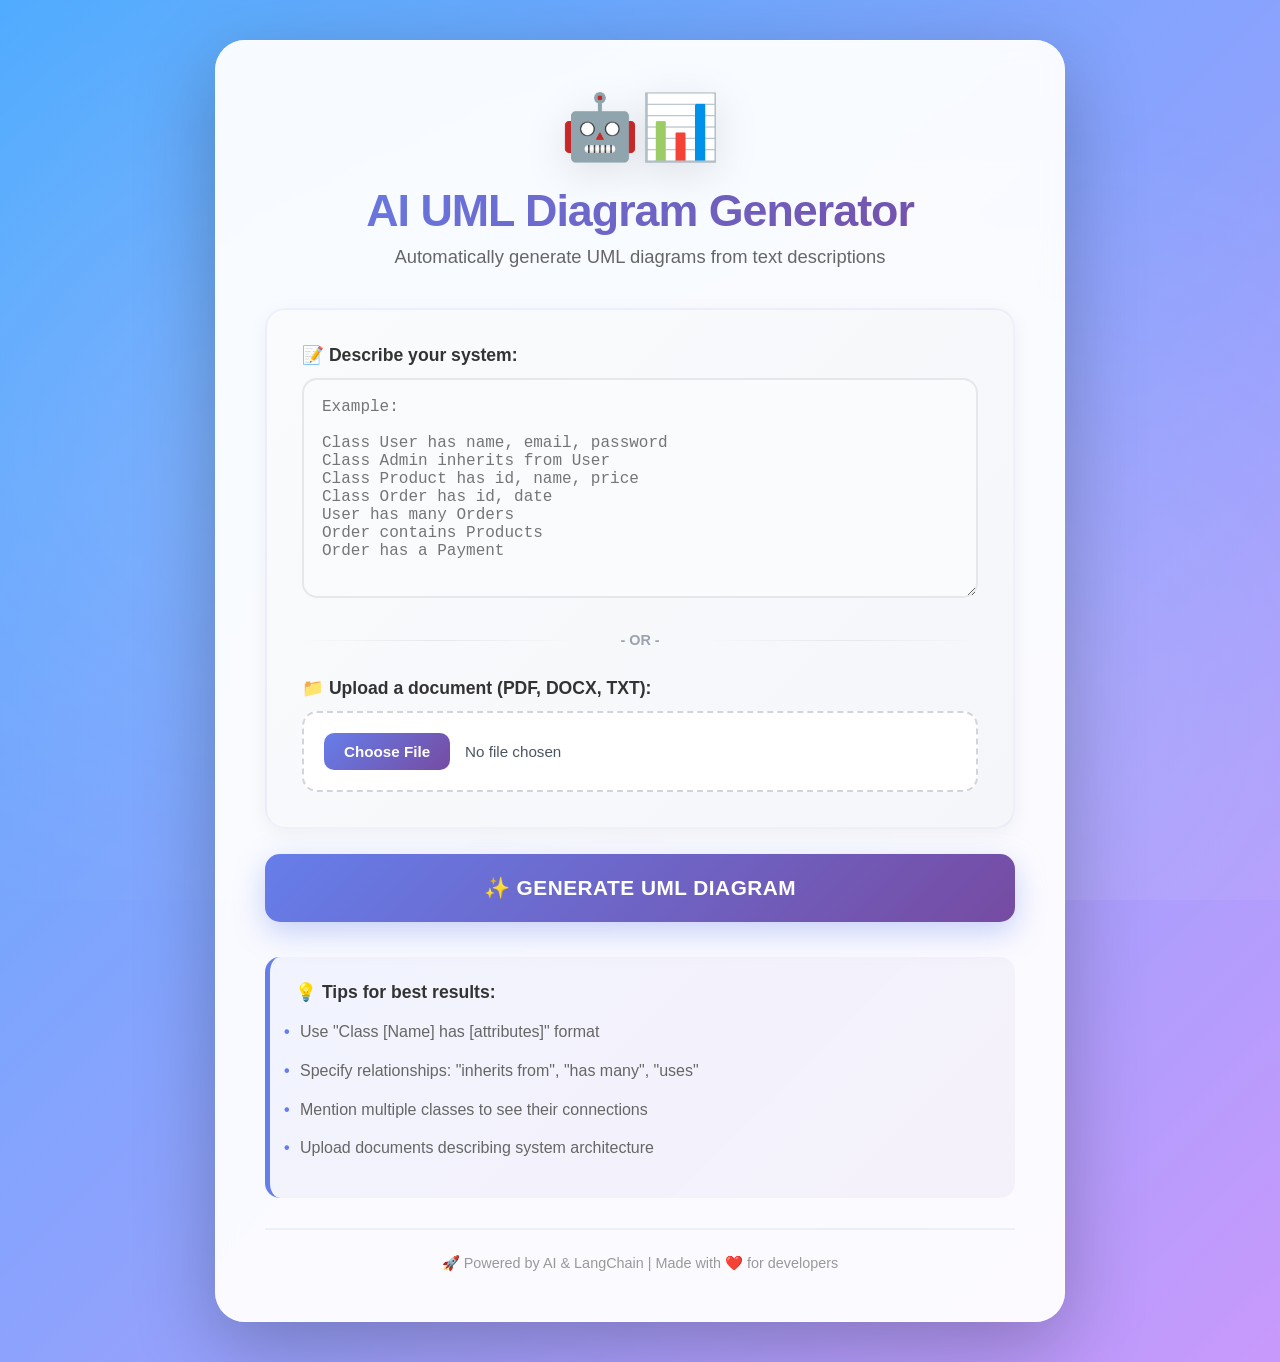
<file: templates/index.html>
<!DOCTYPE html>
<html lang="en">
<head>
    <meta charset="UTF-8">
    <meta name="viewport" content="width=device-width, initial-scale=1.0">
    <title>AI UML Diagram Generator</title>
    <style>
        * {
            margin: 0;
            padding: 0;
            box-sizing: border-box;
        }
        
        @keyframes float {
            0%, 100% { transform: translateY(0px); }
            50% { transform: translateY(-20px); }
        }
        
        @keyframes gradient-shift {
            0% { background-position: 0% 50%; }
            50% { background-position: 100% 50%; }
            100% { background-position: 0% 50%; }
        }
        
        @keyframes fadeInUp {
            from {
                opacity: 0;
                transform: translateY(30px);
            }
            to {
                opacity: 1;
                transform: translateY(0);
            }
        }
        
        body {
            font-family: 'Inter', 'Segoe UI', Tahoma, Geneva, Verdana, sans-serif;
            background: linear-gradient(-45deg, #667eea, #764ba2, #f093fb, #4facfe);
            background-size: 400% 400%;
            animation: gradient-shift 15s ease infinite;
            min-height: 100vh;
            padding: 40px 20px;
            position: relative;
        }
        
        body::before {
            content: '';
            position: fixed;
            width: 100%;
            height: 100%;
            top: 0;
            left: 0;
            background: radial-gradient(circle at 20% 50%, rgba(255,255,255,0.1) 0%, transparent 50%),
                        radial-gradient(circle at 80% 80%, rgba(255,255,255,0.1) 0%, transparent 50%);
            pointer-events: none;
            z-index: 0;
        }
        
        .container {
            background: rgba(255, 255, 255, 0.95);
            backdrop-filter: blur(10px);
            border-radius: 30px;
            box-shadow: 0 25px 80px rgba(0,0,0,0.25), 
                        0 0 0 1px rgba(255,255,255,0.5) inset;
            max-width: 850px;
            width: 100%;
            padding: 50px;
            animation: fadeInUp 0.8s ease;
            position: relative;
            z-index: 1;
            margin: 0 auto;
        }
        
        .icon {
            font-size: 4rem;
            text-align: center;
            margin-bottom: 20px;
            animation: float 3s ease-in-out infinite;
            filter: drop-shadow(0 10px 20px rgba(0,0,0,0.1));
        }
        
        h1 {
            background: linear-gradient(135deg, #667eea 0%, #764ba2 100%);
            -webkit-background-clip: text;
            -webkit-text-fill-color: transparent;
            background-clip: text;
            font-size: 2.8rem;
            margin-bottom: 10px;
            text-align: center;
            font-weight: 800;
            letter-spacing: -1px;
        }
        
        .subtitle {
            color: #666;
            text-align: center;
            margin-bottom: 40px;
            font-size: 1.15rem;
            font-weight: 500;
        }
        
        .form-group {
            margin-bottom: 30px;
            animation: fadeInUp 0.8s ease;
            animation-delay: 0.2s;
            animation-fill-mode: both;
        }
        
        .form-group:last-of-type {
            margin-bottom: 0;
        }
        
        .form-section {
            background: linear-gradient(135deg, #fafbfc 0%, #f5f6fa 100%);
            padding: 35px;
            border-radius: 20px;
            margin-bottom: 25px;
            box-shadow: 0 5px 20px rgba(0,0,0,0.05);
            border: 2px solid rgba(102, 126, 234, 0.08);
        }
        
        label {
            display: block;
            color: #333;
            font-weight: 700;
            margin-bottom: 12px;
            font-size: 1.1rem;
            display: flex;
            align-items: center;
            gap: 8px;
        }
        
        textarea {
            width: 100%;
            padding: 18px;
            border: 2px solid #e5e7eb;
            border-radius: 15px;
            font-size: 1rem;
            font-family: 'Courier New', monospace;
            resize: vertical;
            min-height: 220px;
            transition: all 0.3s ease;
            background: #fafbfc;
        }
        
        textarea:focus {
            outline: none;
            border-color: #667eea;
            background: white;
            box-shadow: 0 0 0 4px rgba(102, 126, 234, 0.1);
            transform: translateY(-2px);
        }
        
        textarea:hover {
            border-color: #c7cad1;
        }
        
        .file-upload {
            position: relative;
            display: inline-block;
            width: 100%;
        }
        
        input[type="file"] {
            width: 100%;
            padding: 20px;
            border: 2px dashed #d1d5db;
            border-radius: 15px;
            cursor: pointer;
            transition: all 0.3s ease;
            background: white;
            font-size: 0.95rem;
            color: #4b5563;
        }
        
        input[type="file"]::file-selector-button {
            background: linear-gradient(135deg, #667eea 0%, #764ba2 100%);
            color: white;
            border: none;
            padding: 10px 20px;
            border-radius: 10px;
            cursor: pointer;
            font-weight: 600;
            margin-right: 15px;
            transition: all 0.3s ease;
        }
        
        input[type="file"]::file-selector-button:hover {
            transform: translateY(-2px);
            box-shadow: 0 5px 15px rgba(102, 126, 234, 0.3);
        }
        
        input[type="file"]:hover {
            border-color: #667eea;
            background: linear-gradient(135deg, rgba(102, 126, 234, 0.05) 0%, rgba(118, 75, 162, 0.05) 100%);
            transform: translateY(-2px);
            box-shadow: 0 8px 20px rgba(102, 126, 234, 0.15);
        }
        
        .divider {
            text-align: center;
            margin: 30px 0;
            color: #9ca3af;
            font-weight: 700;
            font-size: 0.9rem;
            position: relative;
        }
        
        .divider::before,
        .divider::after {
            content: '';
            position: absolute;
            top: 50%;
            width: 40%;
            height: 1px;
            background: linear-gradient(to right, transparent, #e5e7eb, transparent);
        }
        
        .divider::before { left: 0; }
        .divider::after { right: 0; }
        
        button {
            width: 100%;
            padding: 22px 20px;
            background: linear-gradient(135deg, #667eea 0%, #764ba2 50%, #f093fb 100%);
            background-size: 200% 200%;
            color: white;
            border: none;
            border-radius: 15px;
            font-size: 1.3rem;
            font-weight: 800;
            cursor: pointer;
            transition: all 0.4s ease;
            box-shadow: 0 10px 30px rgba(102, 126, 234, 0.35);
            position: relative;
            overflow: hidden;
            letter-spacing: 0.5px;
            text-transform: uppercase;
        }
        
        button::before {
            content: '';
            position: absolute;
            top: 0;
            left: -100%;
            width: 100%;
            height: 100%;
            background: linear-gradient(90deg, transparent, rgba(255,255,255,0.3), transparent);
            transition: left 0.5s;
        }
        
        button:hover {
            transform: translateY(-4px) scale(1.02);
            box-shadow: 0 15px 45px rgba(102, 126, 234, 0.45);
            background-position: 100% 0;
        }
        
        button:hover::before {
            left: 100%;
        }
        
        button:active {
            transform: translateY(-1px) scale(1.01);
        }
        
        .examples {
            margin-top: 35px;
            padding: 25px;
            background: linear-gradient(135deg, rgba(102, 126, 234, 0.05) 0%, rgba(118, 75, 162, 0.05) 100%);
            border-radius: 15px;
            border-left: 5px solid #667eea;
            animation: fadeInUp 0.8s ease;
            animation-delay: 0.4s;
            animation-fill-mode: both;
        }
        
        .examples h3 {
            color: #333;
            margin-bottom: 15px;
            font-weight: 700;
            font-size: 1.1rem;
        }
        
        .examples p {
            color: #666;
            line-height: 1.8;
            margin-bottom: 10px;
            padding-left: 5px;
        }
        
        .examples p::before {
            content: '•';
            color: #667eea;
            font-weight: bold;
            display: inline-block;
            width: 1em;
            margin-left: -1em;
        }
        
        @media (max-width: 768px) {
            .container {
                padding: 30px 20px;
            }
            
            h1 {
                font-size: 2rem;
            }
            
            .icon {
                font-size: 3rem;
            }
        }
        
        .footer {
            text-align: center;
            margin-top: 30px;
            padding-top: 25px;
            border-top: 2px solid rgba(102, 126, 234, 0.1);
            color: #999;
            font-size: 0.9rem;
        }
        
        .loading {
            display: none;
            text-align: center;
            margin-top: 20px;
            color: #667eea;
            font-weight: 600;
        }
        
        .loading.active {
            display: block;
        }
        
        .spinner {
            border: 3px solid rgba(102, 126, 234, 0.2);
            border-top: 3px solid #667eea;
            border-radius: 50%;
            width: 40px;
            height: 40px;
            animation: spin 1s linear infinite;
            margin: 0 auto 10px;
        }
        
        @keyframes spin {
            0% { transform: rotate(0deg); }
            100% { transform: rotate(360deg); }
        }
    </style>
    <script>
        function showLoading() {
            const button = document.querySelector('button[type="submit"]');
            const loading = document.querySelector('.loading');
            button.disabled = true;
            button.style.opacity = '0.6';
            loading.classList.add('active');
        }
    </script>
</head>
<body>
    <div class="container">
        <div class="icon">🤖📊</div>
        <h1>AI UML Diagram Generator</h1>
        <p class="subtitle">Automatically generate UML diagrams from text descriptions</p>
        
        <form action="/generate" method="post" enctype="multipart/form-data" onsubmit="showLoading()">
            <div class="form-section">
                <div class="form-group">
                    <label for="text_input">📝 Describe your system:</label>
                    <textarea 
                        id="text_input" 
                        name="text_input" 
                        placeholder="Example:&#10;&#10;Class User has name, email, password&#10;Class Admin inherits from User&#10;Class Product has id, name, price&#10;Class Order has id, date&#10;User has many Orders&#10;Order contains Products&#10;Order has a Payment"
                    ></textarea>
                </div>
                
                <div class="divider">- OR -</div>
                
                <div class="form-group">
                    <label for="file">📁 Upload a document (PDF, DOCX, TXT):</label>
                    <input type="file" id="file" name="file" accept=".pdf,.docx,.txt">
                </div>
            </div>
            
            <button type="submit">✨ Generate UML Diagram</button>
            
            <div class="loading">
                <div class="spinner"></div>
                <p>🤖 AI is analyzing your system... Please wait</p>
            </div>
        </form>
        
        <div class="examples">
            <h3>💡 Tips for best results:</h3>
            <p>Use "Class [Name] has [attributes]" format</p>
            <p>Specify relationships: "inherits from", "has many", "uses"</p>
            <p>Mention multiple classes to see their connections</p>
            <p>Upload documents describing system architecture</p>
        </div>
        
        <div class="footer">
            <p>🚀 Powered by AI & LangChain | Made with ❤️ for developers</p>
        </div>
    </div>
</body>
</html>
</file>
